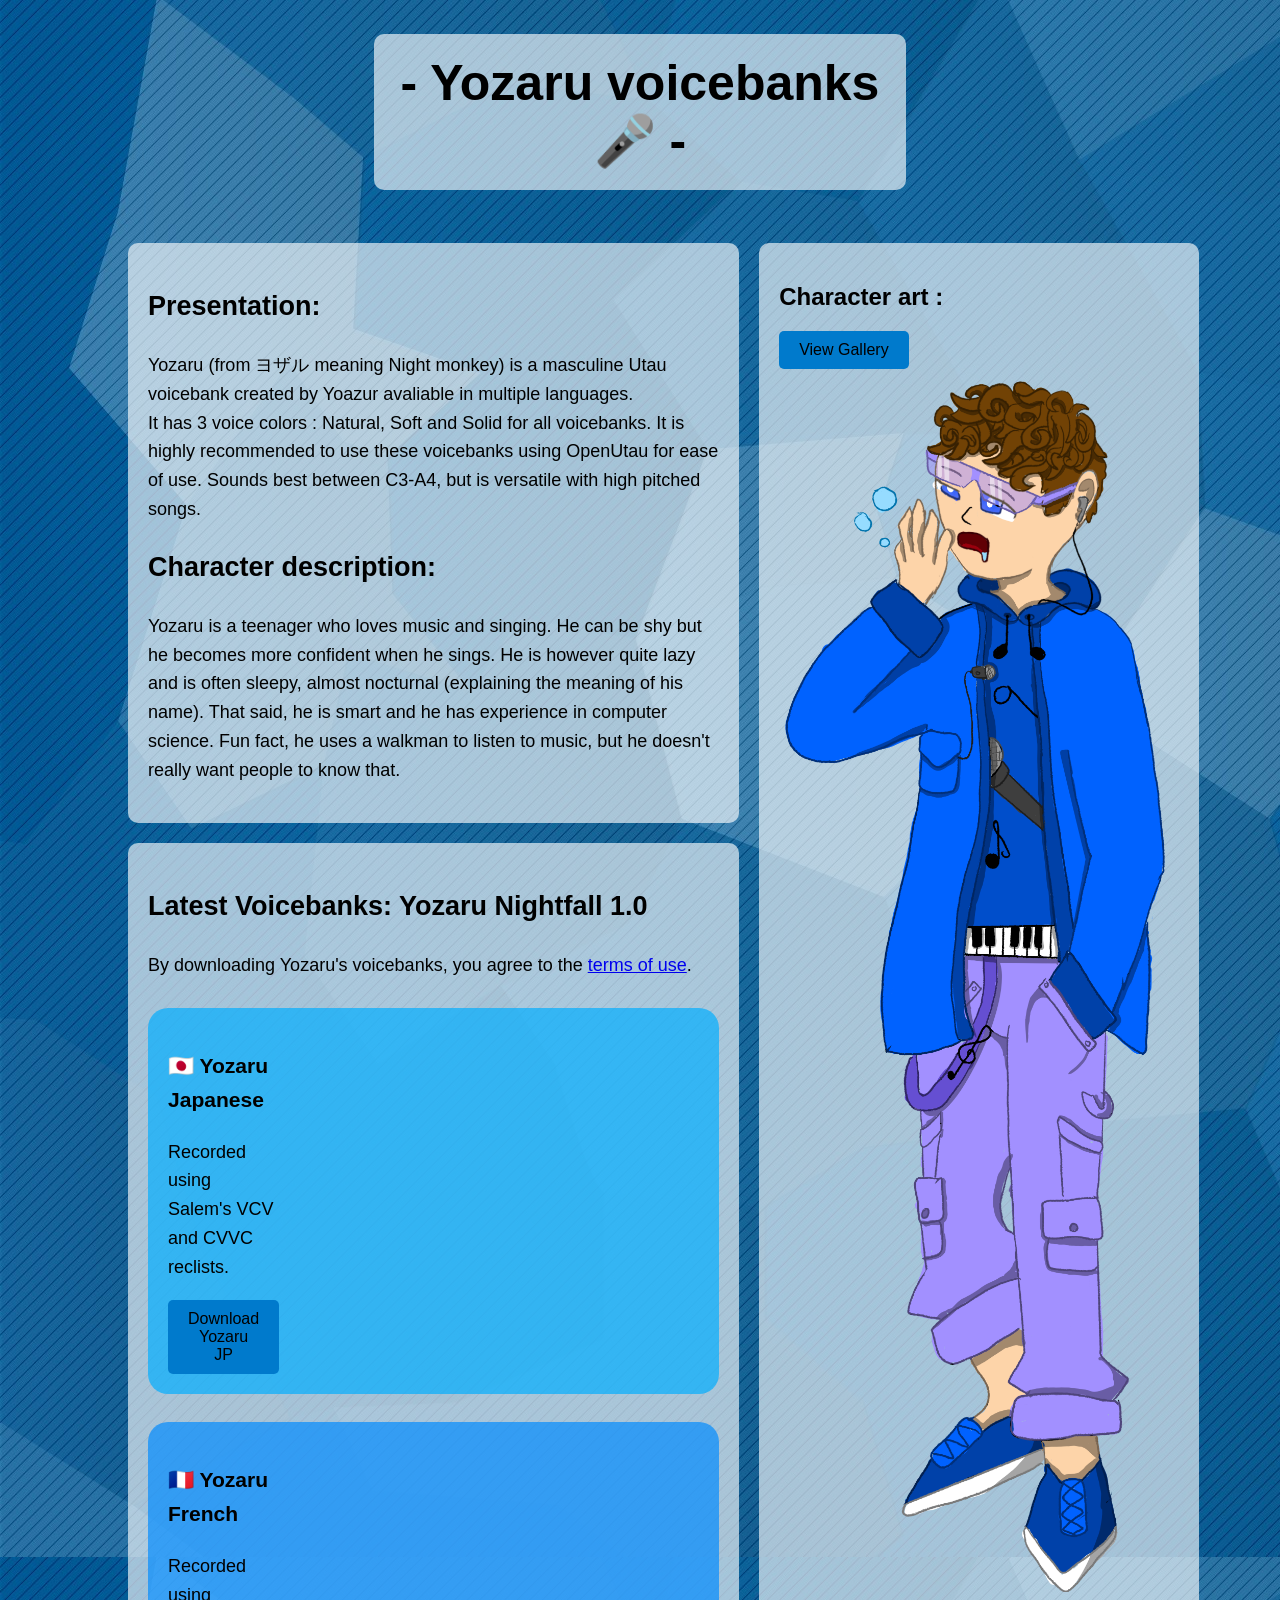
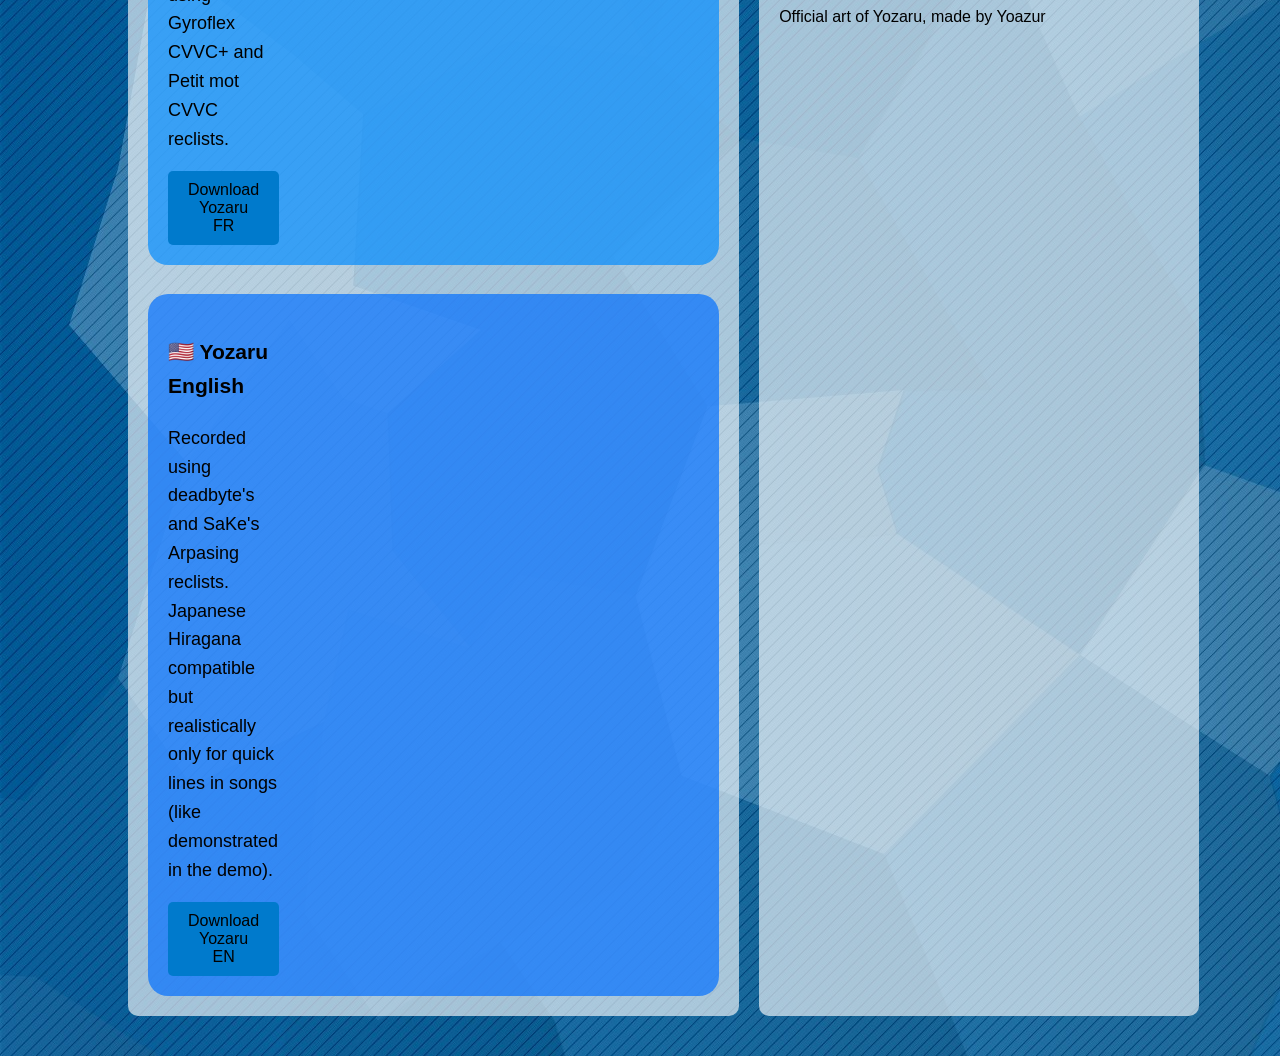
<file: index.html>
<!DOCTYPE html>
<html lang="en">

<head>
    <meta charset="UTF-8">
    <meta name="viewport" content="width=device-width, initial-scale=1.0">
    <title>Yozaru - Home</title>
    <link rel="stylesheet" href="styles.css">
</head>

<body>
    <div class="title">
        <h1>- Yozaru voicebanks &#127908; - </h1>
    </div>
    <div class="content">
        <div class="left">
            <div class="presentation-text">
                <h2>Presentation:</h2>
                <p>Yozaru (from ヨザル meaning Night monkey) is a masculine Utau voicebank created by Yoazur avaliable in
                    multiple
                    languages. <br>It has 3 voice colors : Natural, Soft and Solid for all voicebanks. It is highly
                    recommended to use these voicebanks using OpenUtau for ease of use. Sounds best between C3-A4, but
                    is versatile with high pitched songs.
                </p>
                <h2>Character description:</h2>
                <p>
                    Yozaru is a teenager who loves music and singing. He can be shy but he becomes more confident when
                    he sings. He is however quite lazy and is often sleepy, almost nocturnal (explaining the meaning of
                    his name). That said, he is smart and
                    he has experience in computer science. Fun fact, he uses a walkman to listen to music, but he
                    doesn't really want people to know that.
                </p>
            </div>
            <div class="voicebanks">
                <h2>Latest Voicebanks: Yozaru Nightfall 1.0</h2>
                By downloading Yozaru's voicebanks, you agree to the <a href="terms_of_use.html" target="_self">terms of
                    use</a>. <br><br>
                <div class="JP">
                    <div>
                        <h3> &#x1f1ef&#x1f1f5 Yozaru Japanese</h3>
                        <p>Recorded using Salem's VCV and CVVC reclists.
                        </p>
                        <a href="https://drive.google.com/file/d/1qgrfmWkVcoxGDNQdmY0T8PAqtCThz3Hq/view?usp=sharing"
                            target="_blank"><button>Download Yozaru JP</button></a> <br>
                    </div><br>
                    <div>
                        <iframe width="1517" height="853" src="https://www.youtube.com/embed/-lU3liBdBt4"
                            title="[UTAU COVER] Lost One&#39;s Weeping - Yozaru cover | Voicebank release"
                            frameborder="0"
                            allow="accelerometer; autoplay; clipboard-write; encrypted-media; gyroscope; picture-in-picture; web-share"
                            referrerpolicy="strict-origin-when-cross-origin" allowfullscreen></iframe>
                    </div>
                </div><br>
                <div class="FR">
                    <div>
                        <h3> &#x1f1eb&#x1f1f7 Yozaru French</h3>
                        <p>Recorded using Gyroflex CVVC+ and Petit mot CVVC reclists.
                        </p>
                        <a href="https://drive.google.com/file/d/1gNb3ELRHUPMVfpPlw5T2YALFEEBolM-c/view?usp=sharing"><button>Download
                                Yozaru FR</button></a>
                    </div><br>
                    <div>
                        <iframe width="320" height="180" src="https://www.youtube.com/embed/71ybtT9jLik"
                            title="[UTAU COVER] Tour de France - Yozaru cover | Voicebank release +UST" frameborder="0"
                            allow="accelerometer; autoplay; clipboard-write; encrypted-media; gyroscope; picture-in-picture; web-share"
                            referrerpolicy="strict-origin-when-cross-origin" allowfullscreen></iframe>
                    </div>
                </div> <br>
                <div class="EN">
                    <div>
                        <h3> &#x1f1fa&#x1f1f8 Yozaru English</h3>
                        <p>Recorded using deadbyte's and SaKe's Arpasing reclists. Japanese Hiragana compatible but
                            realistically only for quick lines in songs (like demonstrated in the demo).
                        </p>
                        <a href="https://drive.google.com/file/d/1eNWpJjnKiKZNLQ32h7y1yiKehe2l4E7-/view?usp=sharing"><button>Download
                                Yozaru EN</button></a>
                    </div><br>
                    <div>
                        <iframe width="1449" height="815" src="https://www.youtube.com/embed/IvIbfmieSto"
                            title="[UTAU COVER] LOVELY♥CAVITY -  ft. Yozaru | Voicebank release" frameborder="0"
                            allow="accelerometer; autoplay; clipboard-write; encrypted-media; gyroscope; picture-in-picture; web-share"
                            referrerpolicy="strict-origin-when-cross-origin" allowfullscreen></iframe>
                    </div>
                </div>
            </div>
        </div>
        <div class="portrait">
            <h2>Character art :</h2>
            <a href="gallery.html" target="_self"><button>View Gallery</button></a>
            <img src="Yozaru design V3.png" alt="Yozaru portrait design" class="portrait-image">
            <p>Official art of Yozaru, made by Yoazur</p>
        </div>
    </div>
</body>

</html>
</file>
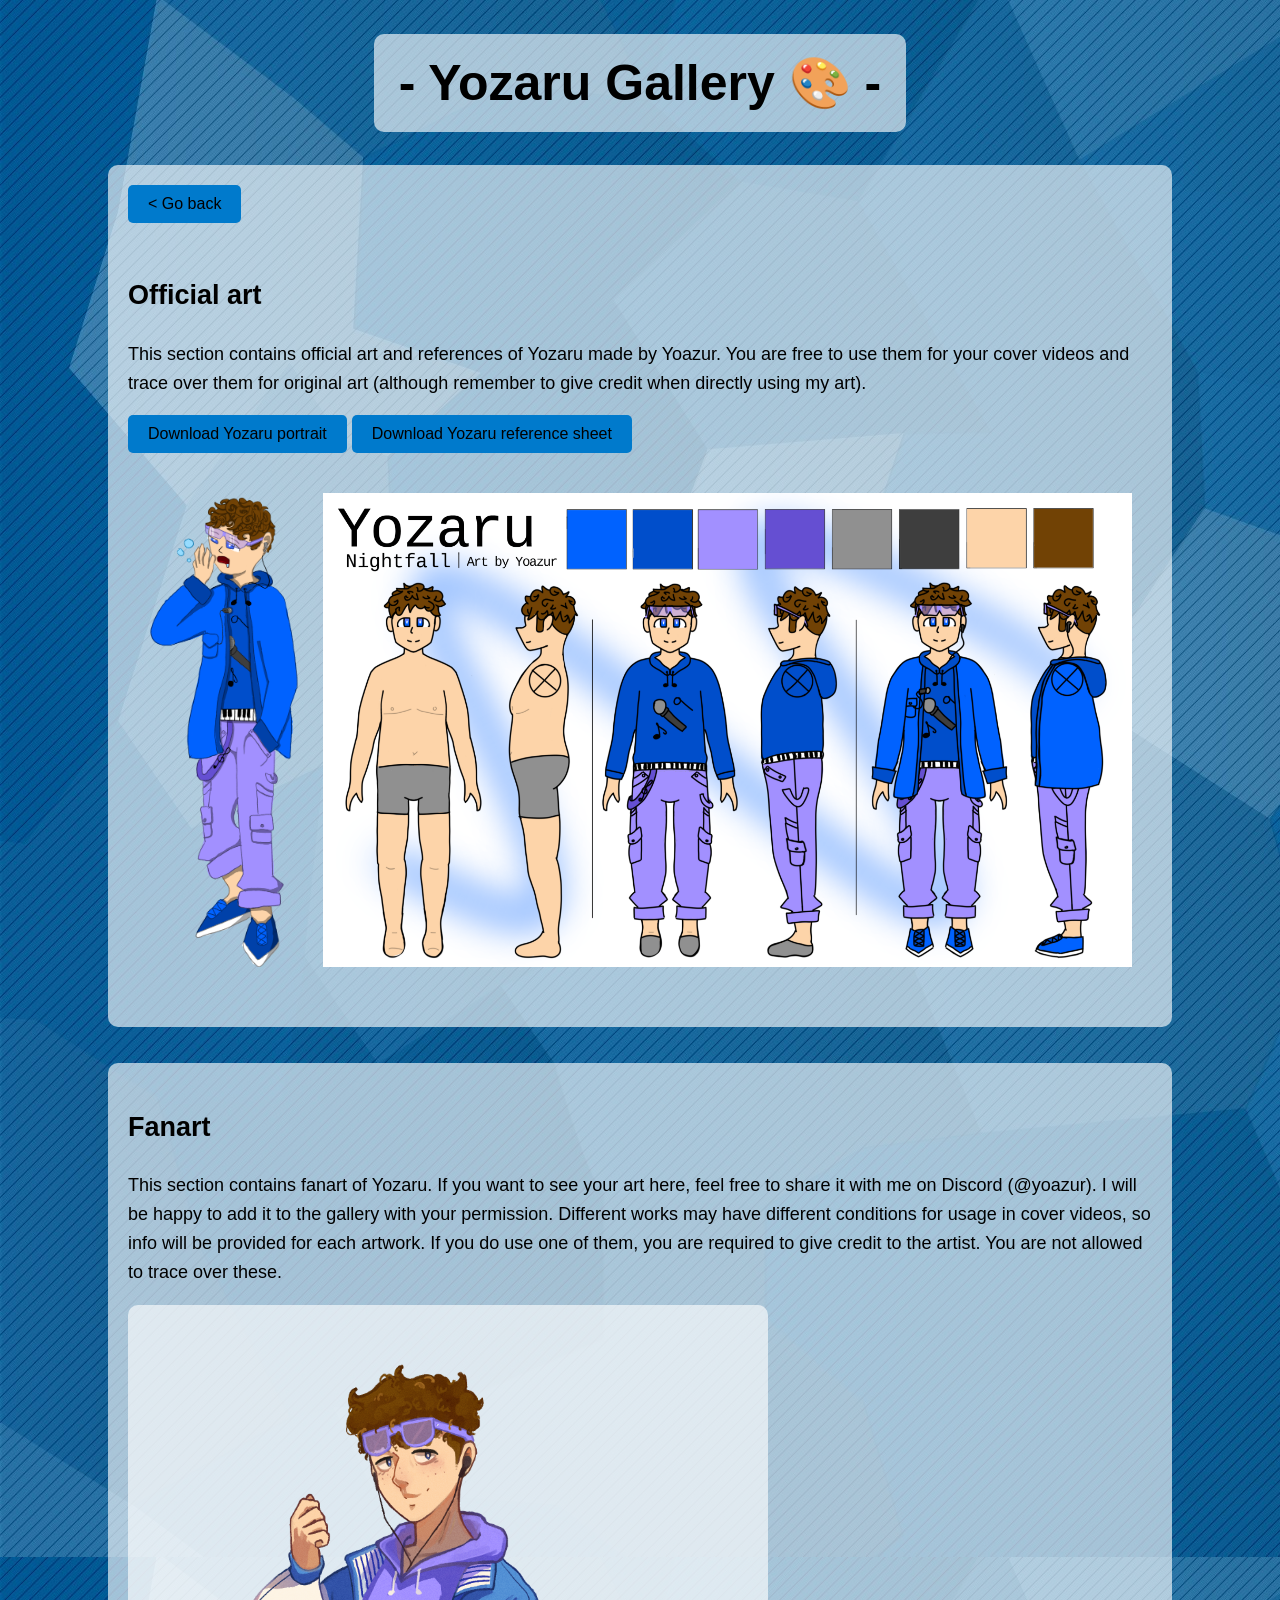
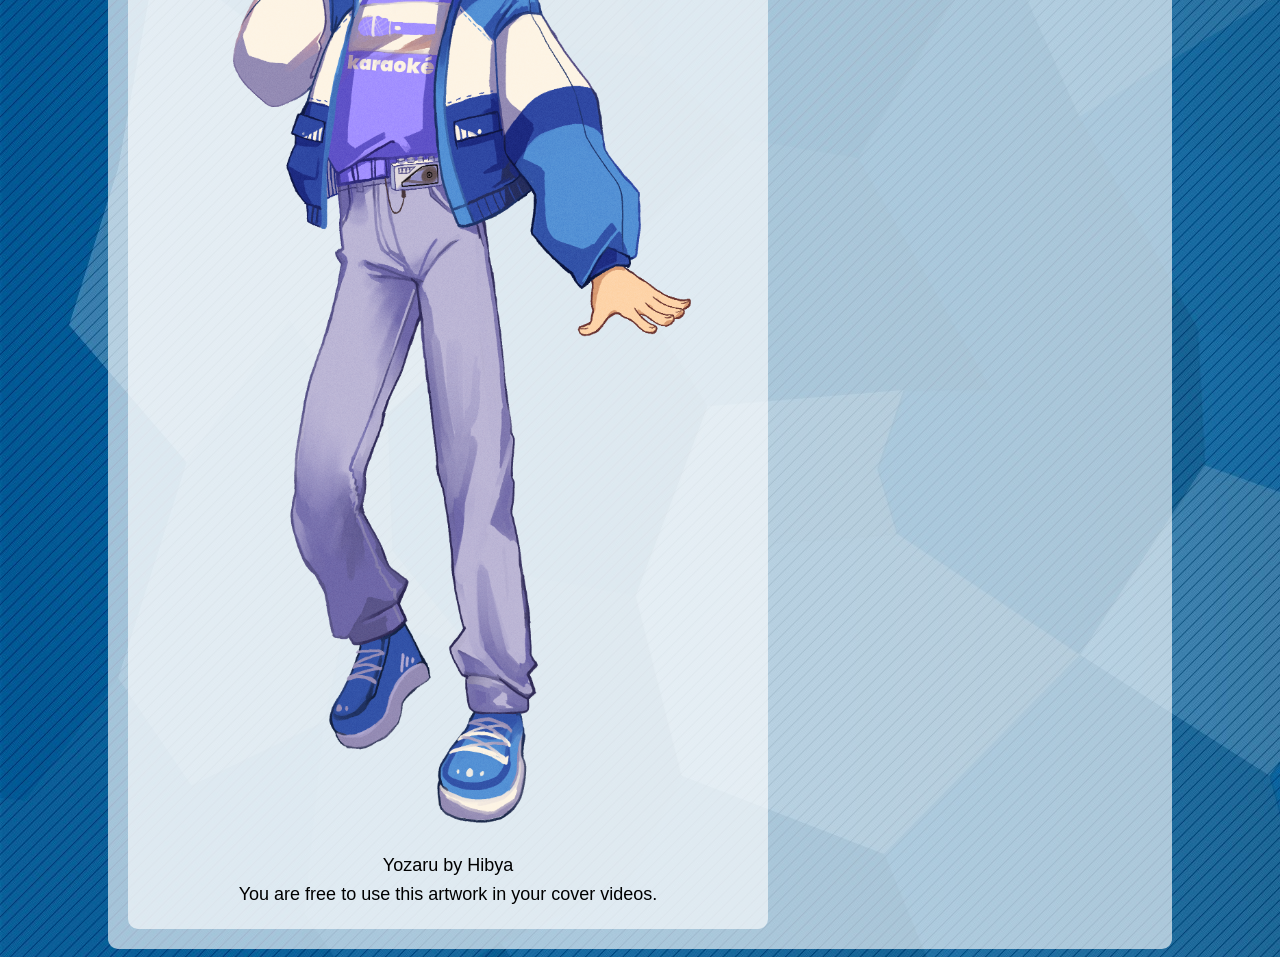
<file: gallery.html>
<!DOCTYPE html>
<html lang="en">

<head>
    <meta charset="UTF-8">
    <meta name="viewport" content="width=device-width, initial-scale=1.0">
    <title>Yozaru - Gallery</title>
    <link rel="stylesheet" href="styles.css">
</head>

<body>
    <div class="title">
        <h1>- Yozaru Gallery 🎨 - </h1>
    </div>
    <div class="presentation-text">
        <a href="index.html"><button>
                < Go back</button></a><br><br>
        <h2>Official art</h2>
        <p>This section contains official art and references of Yozaru made by Yoazur. You are free to use them for your
            cover videos and trace over them for original art (although remember to give credit when directly using my
            art).</p>
        <a href="Yozaru design V3.png" download="Yozaru portrait.png"><button>Download Yozaru portrait</button></a>
        <a href="Yozaru reference sheet.png" download="Yozaru reference sheet.png"><button>Download Yozaru reference
                sheet</button></a>
        <div class="content-gallery">
            <div><img src="Yozaru design V3.png" alt="Yozaru full body design" class="image-gallery2">
            </div>
            <div><img src="Yozaru reference sheet.png" alt="Yozaru reference sheet" class="image-gallery2">
            </div>
        </div>
    </div> <br><br>
    <div class="presentation-text">
        <h2>Fanart</h2>
        <p>This section contains fanart of Yozaru. If you want to see your art here, feel free to share it with me on
            Discord (@yoazur). I will be happy to add it to the gallery with your permission. Different works may have
            different conditions for usage in cover videos, so info will be provided for each artwork. If you do use one
            of them, you are required to give credit to the artist. You are not allowed to trace over these.</p>
        <div class="fanarts">
            <div class="fanart">
                <img src="Yozaru by Hibya.png" alt="Yozaru by Hibya">Yozaru by Hibya <br> You are free to use this artwork in your cover videos.
            </div>
        </div>
    </div>
</body>
</file>
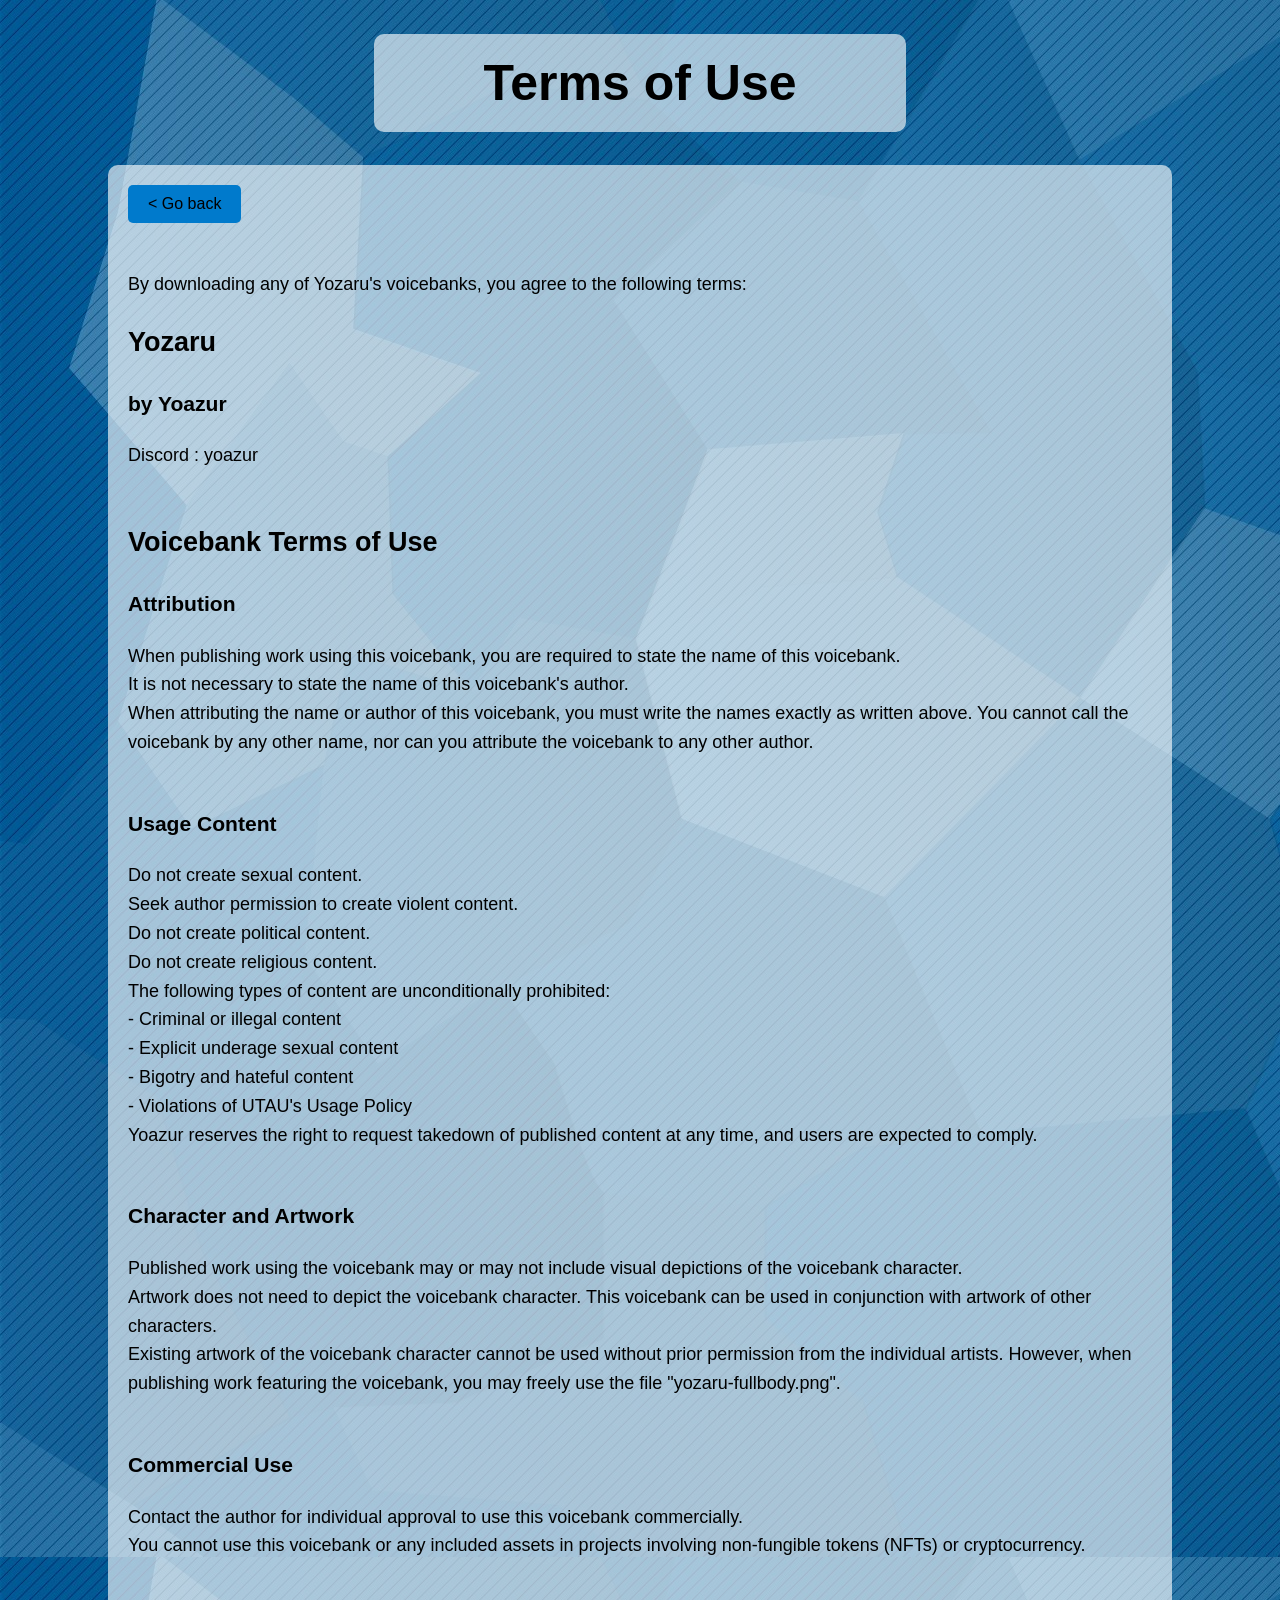
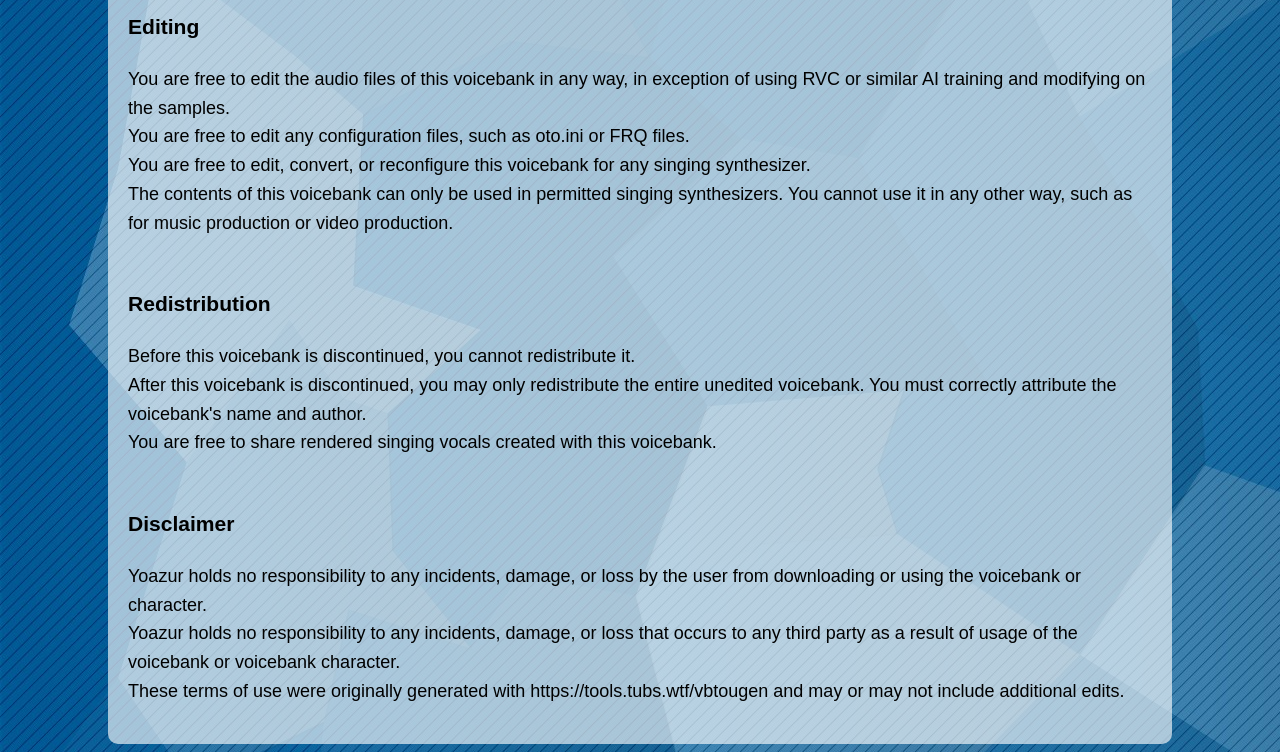
<file: terms_of_use.html>
<!DOCTYPE html>
<html lang="en">

<head>
    <meta charset="UTF-8">
    <meta name="viewport" content="width=device-width, initial-scale=1.0">
    <title>Yozaru - Terms of Use</title>
    <link rel="stylesheet" href="styles.css">
</head>

<body>
    <div class="title">
        <h1>Terms of Use</h1>
    </div>
    <div class="presentation-text">
        <a href="index.html"><button>< Go back</button></a><br><br>
        <p>By downloading any of Yozaru's voicebanks, you agree to the following terms:</p>
        <p>
        <h2>Yozaru</h2>
        <h3>by Yoazur</h3>

        Discord : yoazur<br><br>

        <h2>Voicebank Terms of Use</h2>
        <h3>Attribution</h3>
        When publishing work using this voicebank, you are required to state the name of this voicebank.<br>
        It is not necessary to state the name of this voicebank's author.<br>
        When attributing the name or author of this voicebank, you must write the names exactly as written above. You
        cannot call the voicebank by any other name, nor can you attribute the voicebank to any other author.<br><br>

        <h3>Usage Content</h3>
        Do not create sexual content.<br>
        Seek author permission to create violent content.<br>
        Do not create political content.<br>
        Do not create religious content.<br>
        The following types of content are unconditionally prohibited:<br>
        - Criminal or illegal content<br>
        - Explicit underage sexual content<br>
        - Bigotry and hateful content<br>
        - Violations of UTAU's Usage Policy<br>
        Yoazur reserves the right to request takedown of published content at any time, and users are expected to
        comply.<br><br>

        <h3>Character and Artwork</h3>
        Published work using the voicebank may or may not include visual depictions of the voicebank character.<br>
        Artwork does not need to depict the voicebank character. This voicebank can be used in conjunction with artwork
        of other characters.<br>
        Existing artwork of the voicebank character cannot be used without prior permission from the individual artists.
        However, when publishing work featuring the voicebank, you may freely use the file
        "yozaru-fullbody.png".<br><br>

        <h3>Commercial Use</h3>
        Contact the author for individual approval to use this voicebank commercially.<br>
        You cannot use this voicebank or any included assets in projects involving non-fungible tokens (NFTs) or
        cryptocurrency.<br><br>

        <h3>Editing</h3>
        You are free to edit the audio files of this voicebank in any way, in exception of using RVC or similar
        AI training and modifying on the samples.<br>
        You are free to edit any configuration files, such as oto.ini or FRQ files.<br>
        You are free to edit, convert, or reconfigure this voicebank for any singing synthesizer.<br>
        The contents of this voicebank can only be used in permitted singing synthesizers. You cannot use it in any
        other way, such as for music production or video production.<br><br>

        <h3>Redistribution</h3>
        Before this voicebank is discontinued, you cannot redistribute it.<br>
        After this voicebank is discontinued, you may only redistribute the entire unedited voicebank. You must
        correctly attribute the voicebank's name and author.<br>
        You are free to share rendered singing vocals created with this voicebank.<br><br>

        <h3>Disclaimer</h3>
        Yoazur holds no responsibility to any incidents, damage, or loss by the user from downloading or using the
        voicebank or character.<br>
        Yoazur holds no responsibility to any incidents, damage, or loss that occurs to any third party as a result of
        usage of the voicebank or voicebank character.<br>
        These terms of use were originally generated with https://tools.tubs.wtf/vbtougen and may or may not include
        additional edits.<br>
        <p>
    </div>
</body>
</body>
</file>
<file: styles.css>
@media only screen and (min-width: 1200px) {
body
{
    font-family: Arial, sans-serif;
    background-color: #00b7ff;
    background-image: url('background08.jpg');
    padding-left: 100px;
    padding-right: 100px;
}

.title
{
    text-align: center;
    background-color: #ffffffa1;
    width: 50%;
    margin: 0 auto;
    border-radius: 10px;
}

h1
{
    color: #000000;
    padding: 20px;
    font-size: 50px;
}

.content
{
    margin: 20px auto;
    padding: 20px;
    border-radius: 10px;
    display: flex;
    flex-direction: row;
    gap: 20px;
    
}

.content-gallery
{
    margin: 20px auto;
    padding: 20px;
    border-radius: 10px;
    display: flex;
    gap: 20px;
}

.presentation-text
{
    font-size: 18px;
    line-height: 1.6;
    align-self: flex-start;
    background-color: #ffffffa1;
    padding: 20px;
    border-radius: 10px;
    height: auto;
}

.presentation-text img
{
    max-width: 100%;
    height: auto;
}


.image-gallery
{
    max-width: auto;
    max-height: 700px;
    display: block;
    margin: 0 auto;
}

.image-gallery2
{
    max-width: auto;
    max-height: 700px;
    height: auto;
    display: block;
    margin: 0 auto;
}

.portrait
{
    max-width: 1000px;
    height: auto;
    background-color: #ffffffa1;
    padding: 20px;
    border-radius: 10px;
}

.portrait-image
{
    max-width: 400px;
    height: auto;
    display: block;
    margin: 0 auto;
}

.voicebanks
{
    background-color: #ffffffa1;
    padding: 20px;
    border-radius: 10px;
    height: auto;
    font-size: 18px;
    line-height: 1.6;
}

.left
{
    display: flex;
    flex-direction: column;
    gap: 20px;
}

button
{
    background-color: #007acc;
    color: #000000;
    padding: 10px 20px;
    border: none;
    border-radius: 5px;
    cursor: pointer;
    font-size: 16px;
}

.JP
{
    background-color: #00aeffb0;
    padding: 20px;
    border-radius: 20px;
    color: #000000;
    display: flex;
    gap: 60px;
}

.FR
{
    background-color: #008cffb0;
    padding: 20px;
    border-radius: 20px;
    color: #000000;
    display: flex;
    gap: 60px;
}

.EN
{
    background-color: #006effb0;
    padding: 20px;
    border-radius: 20px;
    color: #000000;
    display: flex;
    gap: 60px;
}

iframe
{
    border-radius: 20px;
    height: auto;
    width: auto;
}

.fanarts
{
    display: flex;
    flex-direction: row;
    gap: 20px;
    height: auto;
}

.fanart
{
    background-color: #ffffffa1;
    padding: 20px;
    border-radius: 10px;
    height: auto;
    max-width: 600px;
    flex: 1;
    font-size: 18px;
    line-height: 1.6;
    text-align: center;
}

.fanart img
{
    max-width: 100%;
    height: auto;
    display: block;
}



}










@media only screen and (max-width: 1200px) {
body
{
    font-family: Arial, sans-serif;
    background-color: #00b7ff;
    background-image: url('background08.jpg');
    padding-left: 5px;
    padding-right: 5px;
}

.title
{
    text-align: center;
    background-color: #ffffffa1;
    width: 100%;
    margin: 0 auto;
    border-radius: 10px;
    font-size: 24px;
}

h1
{
    color: #000000;
    padding: 20px;
    font-size: 50px;
}

.content
{
    margin: 20px auto;
    padding: 0px;
    border-radius: 10px;
    display: flex;
    flex-direction: column;
    gap: 20px;
    
}

.presentation-text
{
    font-size: 18px;
    line-height: 1.6;
    align-self: flex-start;
    background-color: #ffffffa1;
    padding: 20px;
    border-radius: 10px;
    height: auto;
}

.presentation-text img
{
    max-width: 100%;
    height: auto;
}

.portrait
{
    max-width: 1000px;
    height: auto;
    background-color: #ffffffa1;
    padding: 20px;
    border-radius: 10px;
}

.portrait-image
{
    max-width: 400px;
    height: auto;
    display: block;
    margin: 0 auto;
}

.voicebanks
{
    background-color: #ffffffa1;
    padding: 20px;
    border-radius: 10px;
    height: auto;
    font-size: 18px;
    line-height: 1.6;
}

.left
{
    display: flex;
    flex-direction: column;
    gap: 20px;
}

button
{
    background-color: #007acc;
    color: #000000;
    padding: 10px 20px;
    border: none;
    border-radius: 5px;
    cursor: pointer;
    font-size: 16px;
}

.JP
{
    background-color: #00aeffb0;
    padding: 20px;
    border-radius: 20px;
    color: #000000;
}

.JP iframe {
    max-width: 720px;
    width: 100%;
}

.FR
{
    background-color: #008cffb0;
    padding: 20px;
    border-radius: 20px;
    color: #000000;
}

.FR iframe {
    max-width: 720px;
    width: 100%;
}

.EN
{
    background-color: #006effb0;
    padding: 20px;
    border-radius: 20px;
    color: #000000;
}

iframe
{
    border-radius: 20px;
    height: auto;
    width: auto;
}

.portrait-image
{
    max-width: 100%;
    height: auto;
    display: block;
    margin: 0 auto;
}

.content-gallery
{
    margin: 20px auto;
    padding: 20px;
    border-radius: 10px;
    gap: 20px;
}

.image-gallery
{
    max-width: auto;
    display: block;
    margin: 0 auto;
}

.fanarts
{
    display: flex;
    flex-direction: column;
    gap: 20px;
    height: auto;
}

.fanart
{
    background-color: #ffffffa1;
    padding: 20px;
    border-radius: 10px;
    height: auto;
    max-width: 100%;
    font-size: 18px;
    line-height: 1.6;
    text-align: center;
}

.fanart img
{
    max-width: 100%;
    height: auto;
    display: block;
}

}
</file>
